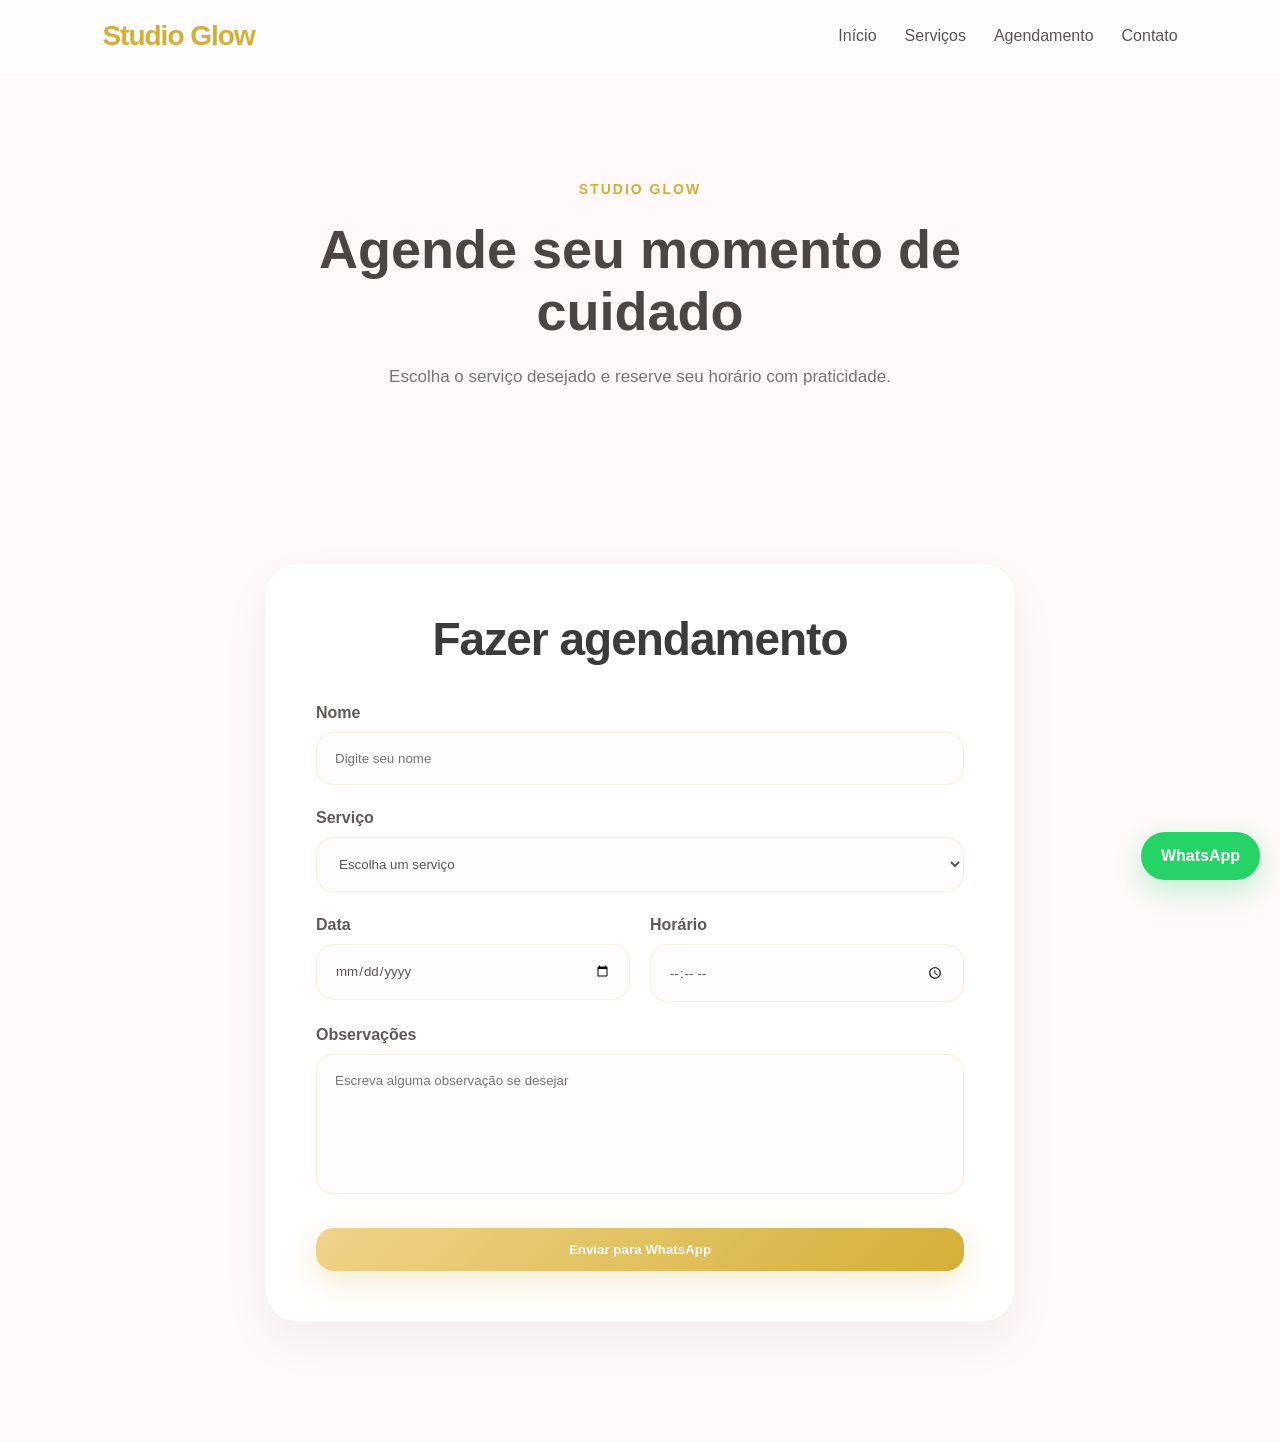
<file: agendamento.html>
<!DOCTYPE html>
<html lang="pt-BR">

<head>

  <meta charset="UTF-8">
  <meta name="viewport" content="width=device-width, initial-scale=1.0">

  <title>Agendamento | Studio Glow</title>

  <link rel="stylesheet" href="style.css">

</head>

<body>

  <header>

    <div class="logo">
      Studio Glow
    </div>

    <div class="header-right">

      <nav id="menu">

        <a href="index.html">Início</a>

        <a href="servicos.html">Serviços</a>

        <a href="agendamento.html">Agendamento</a>

        <a href="contato.html">Contato</a>

      </nav>

      <button class="menu-btn" id="menu-btn">
        ☰
      </button>

    </div>

  </header>

  <!-- HERO -->

  <section class="booking-hero">

    <div class="booking-hero-content">

      <span class="mini-title">
        STUDIO GLOW
      </span>

      <h1>
        Agende seu momento de cuidado
      </h1>

      <p>
        Escolha o serviço desejado e reserve seu horário com praticidade.
      </p>

    </div>

  </section>

  <!-- FORM -->

  <section class="booking-section">

    <div class="booking-card">

      <h2>
        Fazer agendamento
      </h2>

      <form id="form">

        <div class="input-group">

          <label>
            Nome
          </label>

          <input
            type="text"
            id="nome"
            placeholder="Digite seu nome"
            required>

        </div>

        <div class="input-group">

          <label>
            Serviço
          </label>

          <select id="servico">

            <option>
              Escolha um serviço
            </option>

            <option>
              Unhas
            </option>

            <option>
              Sobrancelhas
            </option>

            <option>
              Extensão de cílios
            </option>

            <option>
              Limpeza de pele
            </option>

            <option>
              Depilação facial
            </option>

            <option>
              Revitalização labial
            </option>

          </select>

        </div>

        <div class="form-row">

          <div class="input-group">

            <label>
              Data
            </label>

            <input
              type="date"
              id="data"
              required>

          </div>

          <div class="input-group">

            <label>
              Horário
            </label>

            <input
              type="time"
              id="hora"
              required>

          </div>

        </div>

        <div class="input-group">

          <label>
            Observações
          </label>

          <textarea
            id="obs"
            placeholder="Escreva alguma observação se desejar"></textarea>

        </div>

        <button class="btn booking-btn" type="submit">

          Enviar para WhatsApp

        </button>

      </form>

    </div>

  </section>

  <!-- WHATSAPP -->

  <a href="#" class="whatsapp">
    WhatsApp
  </a>

  <script src="script.js"></script>

</body>

</html>
</file>
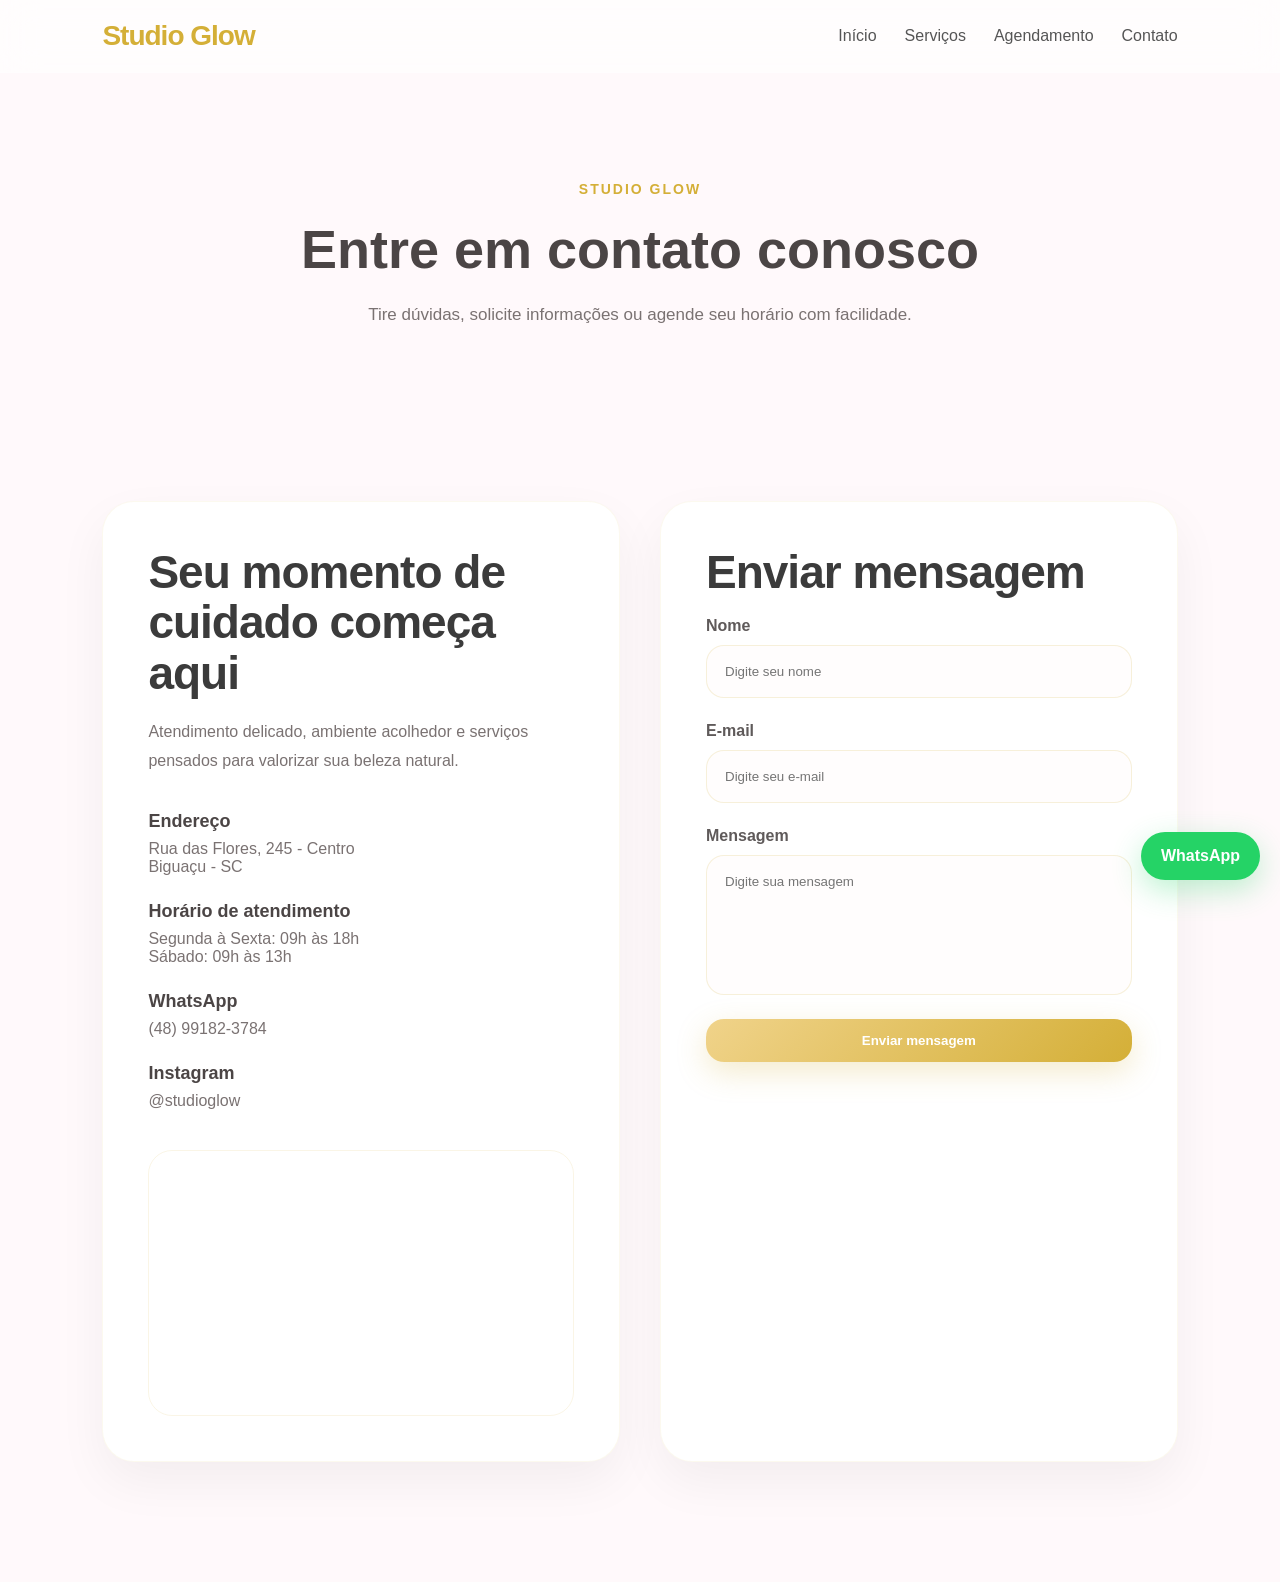
<file: contato.html>
<!DOCTYPE html>
<html lang="pt-BR">

<head>

  <meta charset="UTF-8">
  <meta name="viewport" content="width=device-width, initial-scale=1.0">

  <title>Contato | Studio Glow</title>

  <link rel="stylesheet" href="style.css">

</head>

<body>

  <header>

    <div class="logo">
      Studio Glow
    </div>

    <div class="header-right">

      <nav id="menu">

        <a href="index.html">Início</a>

        <a href="servicos.html">Serviços</a>

        <a href="agendamento.html">Agendamento</a>

        <a href="contato.html">Contato</a>

      </nav>

      <button class="menu-btn" id="menu-btn">
        ☰
      </button>

    </div>

  </header>

  <!-- HERO -->

  <section class="contact-hero">

    <div class="contact-hero-content">

      <span class="mini-title">
        STUDIO GLOW
      </span>

      <h1>
        Entre em contato conosco
      </h1>

      <p>
        Tire dúvidas, solicite informações ou agende seu horário com facilidade.
      </p>

    </div>

  </section>

  <!-- CONTATO -->

  <section class="contact-section">

    <div class="contact-container">

      <!-- INFORMAÇÕES -->

      <div class="contact-info">

        <h2>
          Seu momento de cuidado começa aqui
        </h2>

        <p>
          Atendimento delicado, ambiente acolhedor e serviços pensados para valorizar sua beleza natural.
        </p>

        <div class="contact-items">

  <div class="contact-item">

    <h3>
      Endereço
    </h3>

    <span>
      Rua das Flores, 245 - Centro
      <br>
      Biguaçu - SC
    </span>

  </div>

  <div class="contact-item">

    <h3>
      Horário de atendimento
    </h3>

    <span>
      Segunda à Sexta: 09h às 18h
      <br>
      Sábado: 09h às 13h
    </span>

  </div>

  <div class="contact-item">

    <h3>
      WhatsApp
    </h3>

    <span>
      (48) 99182-3784
    </span>

  </div>

  <div class="contact-item">

    <h3>
      Instagram
    </h3>

    <span>
      @studioglow
    </span>

  </div>

</div>

<div class="map-box">

  <iframe
    src="https://www.google.com/maps?q=Biguaçu%20SC&output=embed"
    loading="lazy">
  </iframe>

</div>

</div>

      <!-- FORMULÁRIO -->

      <div class="contact-form">

        <h2>
          Enviar mensagem
        </h2>

        <form>

          <div class="input-group">

            <label>
              Nome
            </label>

            <input
              type="text"
              placeholder="Digite seu nome">

          </div>

          <div class="input-group">

            <label>
              E-mail
            </label>

            <input
              type="email"
              placeholder="Digite seu e-mail">

          </div>

          <div class="input-group">

            <label>
              Mensagem
            </label>

            <textarea
              placeholder="Digite sua mensagem"></textarea>

          </div>

          <button class="btn contact-btn">

            Enviar mensagem

          </button>

        </form>

      </div>

    </div>

  </section>

  <!-- WHATSAPP -->

  <a href="#" class="whatsapp">
    WhatsApp
  </a>

  <script src="script.js"></script>

</body>

</html>
</file>
<file: style.css>
*{
  margin:0;
  padding:0;
  box-sizing:border-box;
}

html{
  scroll-behavior:smooth;
}

body{
  font-family:'Montserrat', sans-serif;
  background:#fff9fb;
  color:#555;
}

/* HEADER */

header{
  width:100%;

  padding:20px 8%;

  display:flex;
  justify-content:space-between;
  align-items:center;

  position:fixed;
  top:0;
  left:0;

  z-index:1000;

  background:rgba(255,255,255,0.58);

backdrop-filter:blur(18px);

-webkit-backdrop-filter:blur(18px);

border-bottom:1px solid rgba(255,255,255,0.15);
}

.logo{
  font-size:28px;
  font-weight:700;

  letter-spacing:-1px;

  color:#d4af37;
}

nav{
  display:flex;
  align-items:center;
  gap:28px;
}

nav a{
  text-decoration:none;
  color:#555;
  font-weight:500;
  transition:0.3s;
}

nav a:hover{
  color:#d4af37;
}

.menu-btn{
  display:none;

  background:none;
  border:none;

  font-size:28px;

  cursor:pointer;
}

/* HERO */

.hero{
  min-height:100vh;

  background:
  linear-gradient(
    rgba(0,0,0,0.30),
    rgba(0,0,0,0.30)
  ),

  url("https://i.pinimg.com/736x/4e/79/0a/4e790a68430c2df439ce076436df4308.jpg");

  background-size:cover;
  background-position:center;

  display:flex;
  justify-content:center;
  align-items:center;

  text-align:center;

  padding:140px 20px 80px;
}

.hero-content{
  max-width:720px;
  color:white;
}

.hero h1{
  font-size:58px;
  line-height:1.05;
  margin-bottom:26px;

  font-weight:700;

  max-width:1000px;

  letter-spacing:-2px;
}

.hero p{
  font-size:19px;
  line-height:1.8;
  margin-bottom:40px;

  color:rgba(255,255,255,0.9);

  max-width:760px;

  margin-left:auto;
  margin-right:auto;
}

/* BUTTON */

.btn{
  background:linear-gradient(
    135deg,
    #f0d38a,
    #d4af37
  );

  color:white;

  padding:14px 30px;

  border:none;

  border-radius:18px;

  text-decoration:none;

  font-weight:600;

  box-shadow:
  0 10px 30px rgba(212,175,55,0.25);

  transition:0.3s;
}

.btn:hover{
  transform:translateY(-3px);
}

/* GERAL */

section{
  padding:120px 8%;
  scroll-margin-top:120px;
}

h2{
  font-size:46px;
  margin-bottom:24px;
  color:#3b3b3b;
  line-height:1.1;
  letter-spacing:-1px;
}

section p{
  line-height:1.8;
}

/* ABOUT */

.about{
  display:flex;
  align-items:center;
  gap:60px;
  flex-wrap:wrap;
}

.about-image{
  flex:1;
}

.about-image img{
  width:100%;
  border-radius:28px;

  box-shadow:
  0 20px 50px rgba(0,0,0,0.08);
}

.about-text{
  flex:1;
}

.about-text p{
  margin-bottom:40px;
}

.mini-title{
  color:#d4af37;
  font-weight:600;
  letter-spacing:2px;
  font-size:14px;
}

.about-text h2{
  margin:18px 0 24px;
}

/* SERVIÇOS */

.cards{
  display:flex;
  gap:24px;

  overflow-x:auto;

  scroll-snap-type:x mandatory;

  padding-bottom:10px;
}

.cards::-webkit-scrollbar{
  display:none;
}

.card{
  min-width:320px;

  background:white;

  border-radius:28px;

  overflow:hidden;

  scroll-snap-align:start;

  box-shadow:
  0 15px 40px rgba(0,0,0,0.06);

  transition:0.3s;
}

.cards{
  cursor:grab;
}

.card:hover{
  transform:translateY(-6px);
}

.card img{
  width:100%;
  height:340px;
  object-fit:cover;
}

.card h3{
  padding:24px;
}

/* LOCATION */

.location{
  display:flex;
  flex-direction:column;
  align-items:center;
  justify-content:center;

  text-align:center;
}

.location-box{
  width:100%;
  max-width:600px;

  background:white;

  padding:50px;

  border-radius:28px;

  box-shadow:
  0 15px 40px rgba(0,0,0,0.06);
}

.location-box p{
  margin-bottom:18px;
}

/* WHATSAPP */

.whatsapp{
  position:fixed;

  bottom:20px;
  right:20px;

  background:#25d366;

  color:white;

  padding:15px 20px;

  border-radius:50px;

  text-decoration:none;

  font-family:'Montserrat', sans-serif;

  font-weight:600;

  box-shadow:
  0 10px 30px rgba(37,211,102,0.3);

  transition:0.3s;

  z-index:999;
}

.whatsapp:hover{
  transform:translateY(-3px);
}

/* FOOTER */

footer{
  text-align:center;
  padding:40px;
}

::-webkit-scrollbar{
  width:10px;
}

::-webkit-scrollbar-track{
  background:background:#fcfaf7;
}

::-webkit-scrollbar-thumb{
  background:#e4c46c;
  border-radius:20px;
}

/* MOBILE */

@media(max-width:768px){

  .menu-btn{
    display:block;
  }

  nav{
    position:absolute;

    top:90px;
    right:20px;

    width:220px;

    background:white;

    border-radius:20px;

    padding:20px;

    flex-direction:column;

    display:none;

    box-shadow:
    0 15px 40px rgba(0,0,0,0.08);
  }

  nav.active{
    display:flex;
  }

 .hero h1{
  font-size:38px;

  line-height:1.1;
  }

  .about{
    flex-direction:column;
  }

  .card{
    min-width:280px;
  }

  section{
    padding:90px 8%;
  }

}

.header-right{
  display:flex;
  align-items:center;
  gap:30px;
}

.header-btn{
  background:#d4af37;
  color:white;

  padding:12px 24px;

  border-radius:50px;

  text-decoration:none;

  font-weight:600;

  box-shadow:
  0 10px 25px rgba(212,175,55,0.2);

  transition:0.3s;
}

.header-btn:hover{
  transform:translateY(-3px);
}

.services-preview h2{
  margin-bottom:50px;
}

.card h3{
  padding:24px;
  font-size:22px;
  color:#444;
}

.card img{
  transition:0.4s;
}

.card:hover img{
  transform:scale(1.05);
}

.location-box{
  border:1px solid rgba(212,175,55,0.15);
}

.hero-content{
  animation:fadeUp 1s ease;
}

@keyframes fadeUp{

  from{
    opacity:0;
    transform:translateY(30px);
  }

  to{
    opacity:1;
    transform:translateY(0);
  }

}

/* PAGE HERO */

.page-hero{
  padding-top:180px;

  text-align:center;

  background:
  linear-gradient(
    rgba(255,249,251,0.75),
    rgba(255,249,251,0.92)
  ),

  url("https://i.pinimg.com/736x/8a/ee/98/8aee98359781eb6ca15fc67aa037c025.jpg");

  background-size:cover;
  background-position:center;
}

.page-hero-content{
  max-width:700px;
  margin:0 auto;
}

.page-hero h1{
  font-size:52px;
  line-height:1.2;

  color:#4b4545;

  margin:20px 0;
}

.page-hero p{
  color:#7a7272;
  line-height:1.8;
  font-size:17px;
}

/* SERVICES PAGE */

.services-section{
  padding-top:40px;
}

.services-grid{
  display:grid;

  grid-template-columns:
  repeat(3, 1fr);

  gap:30px;
}

.service-box{
  min-width:0;

  width:100%;

  background:white;

  border-radius:30px;

  overflow:hidden;

  box-shadow:
  0 15px 40px rgba(0,0,0,0.05);

  transition:0.4s;

  border:1px solid rgba(212,175,55,0.08);
}

.service-box:hover{
  transform:translateY(-8px);
}

.service-box img{
  width:100%;
  height:280px;
  object-fit:cover;

  transition:0.5s;
}

.service-box:hover img{
  transform:scale(1.04);
}

.service-content{
  padding:30px;
}

.service-content h3{
  font-size:28px;

  color:#4b4545;

  margin-bottom:22px;
}

.service-content ul{
  list-style:none;
}

.service-content li{
  color:#7b7474;

  margin-bottom:14px;

  position:relative;

  padding-left:22px;

  line-height:1.6;
}

.service-content li::before{
  content:"•";

  position:absolute;
  left:0;

  color:#d4af37;

  font-size:18px;
}

/* CTA */

.service-cta{
  text-align:center;
}

.service-cta h2{
  margin-bottom:20px;
}

.service-cta p{
  max-width:600px;

  margin:0 auto 35px;

  color:#7a7272;
}

/* MOBILE */

@media(max-width:900px){

  .page-hero h1{
    font-size:38px;
  }

  .services-grid{
    grid-template-columns:1fr;
  }

}

@media(max-width:768px){

  .header-right{
    gap:15px;
  }

  .header-btn{
    display:none;
  }

}

/* BOOKING HERO */

.booking-hero{
  padding-top:180px;

  text-align:center;

  background:
  linear-gradient(
    rgba(255,249,251,0.82),
    rgba(255,249,251,0.94)
  ),

  url("https://images.unsplash.com/photo-1522337660859-02fbefca4702?q=80&w=1600&auto=format&fit=crop");

  background-size:cover;
  background-position:center;
}

.booking-hero-content{
  max-width:700px;
  margin:0 auto;
}

.booking-hero h1{
  font-size:54px;

  color:#4b4545;

  margin:20px 0;
}

.booking-hero p{
  color:#7a7272;

  line-height:1.8;

  font-size:17px;
}

/* BOOKING */

.booking-section{
  display:flex;
  justify-content:center;

  padding-top:50px;
}

.booking-card{
  width:100%;
  max-width:750px;

  background:white;

  padding:50px;

  border-radius:32px;

  box-shadow:
  0 20px 50px rgba(0,0,0,0.05);

  border:1px solid rgba(212,175,55,0.08);
}

.booking-card h2{
  text-align:center;

  margin-bottom:40px;
}

.input-group{
  display:flex;
  flex-direction:column;

  margin-bottom:24px;
}

.input-group label{
  margin-bottom:10px;

  color:#5f5a5a;

  font-weight:600;
}

.input-group input,
.input-group select,
.input-group textarea{
  width:100%;

  padding:18px;

  border-radius:18px;

  border:1px solid rgba(212,175,55,0.18);

  background:#fffdfd;

  font-family:'Montserrat', sans-serif;

  color:#555;

  outline:none;

  transition:0.3s;
}

.input-group textarea{
  min-height:140px;

  resize:none;
}

.input-group input:focus,
.input-group select:focus,
.input-group textarea:focus{
  border-color:#d4af37;

  box-shadow:
  0 0 0 4px rgba(212,175,55,0.08);
}

.form-row{
  display:grid;

  grid-template-columns:1fr 1fr;

  gap:20px;
}

.booking-btn{
  width:100%;

  margin-top:10px;
}

/* MOBILE */

@media(max-width:768px){

  .booking-hero h1{
    font-size:38px;
  }

  .booking-card{
    padding:30px;
  }

  .form-row{
    grid-template-columns:1fr;
  }

}

/* CONTACT HERO */

.contact-hero{
  padding-top:180px;

  text-align:center;

  background:
  linear-gradient(
    rgba(255,249,251,0.82),
    rgba(255,249,251,0.94)
  ),

  url("https://i.pinimg.com/736x/cc/29/47/cc2947743680867657bb3de71b42f240.jpg");

  background-size:cover;
  background-position:center;
}

.contact-hero-content{
  max-width:700px;
  margin:0 auto;
}

.contact-hero h1{
  font-size:54px;

  color:#4b4545;

  margin:20px 0;
}

.contact-hero p{
  color:#7a7272;

  line-height:1.8;

  font-size:17px;
}

/* CONTACT */

.contact-section{
  padding-top:50px;
}

.contact-container{
  display:grid;

  grid-template-columns:1fr 1fr;

  gap:40px;

  max-width:1200px;

  margin:0 auto;
}

.contact-info,
.contact-form{
  background:white;

  padding:45px;

  border-radius:32px;

  box-shadow:
  0 20px 50px rgba(0,0,0,0.05);

  border:1px solid rgba(212,175,55,0.08);
}

.contact-info h2,
.contact-form h2{
  margin-bottom:20px;
}

.contact-info p{
  color:#7a7272;

  line-height:1.8;

  margin-bottom:35px;
}

.contact-items{
  display:flex;
  flex-direction:column;
  gap:25px;
}

.contact-item h3{
  color:#4b4545;

  margin-bottom:8px;

  font-size:18px;
}

.contact-item span{
  color:#7a7272;
}

.contact-btn{
  width:100%;
}

/* MOBILE */

@media(max-width:900px){

  .contact-container{
    grid-template-columns:1fr;
  }

  .contact-hero h1{
    font-size:38px;
  }

  .contact-info,
  .contact-form{
    padding:30px;
  }

}

.map-box{
  margin:40px auto 0;

  max-width:1200px;

  border-radius:24px;

  overflow:hidden;

  border:1px solid rgba(212,175,55,0.12);
}

.map-box iframe{
  width:100%;
  height:260px;
  border:none;
}
</file>
